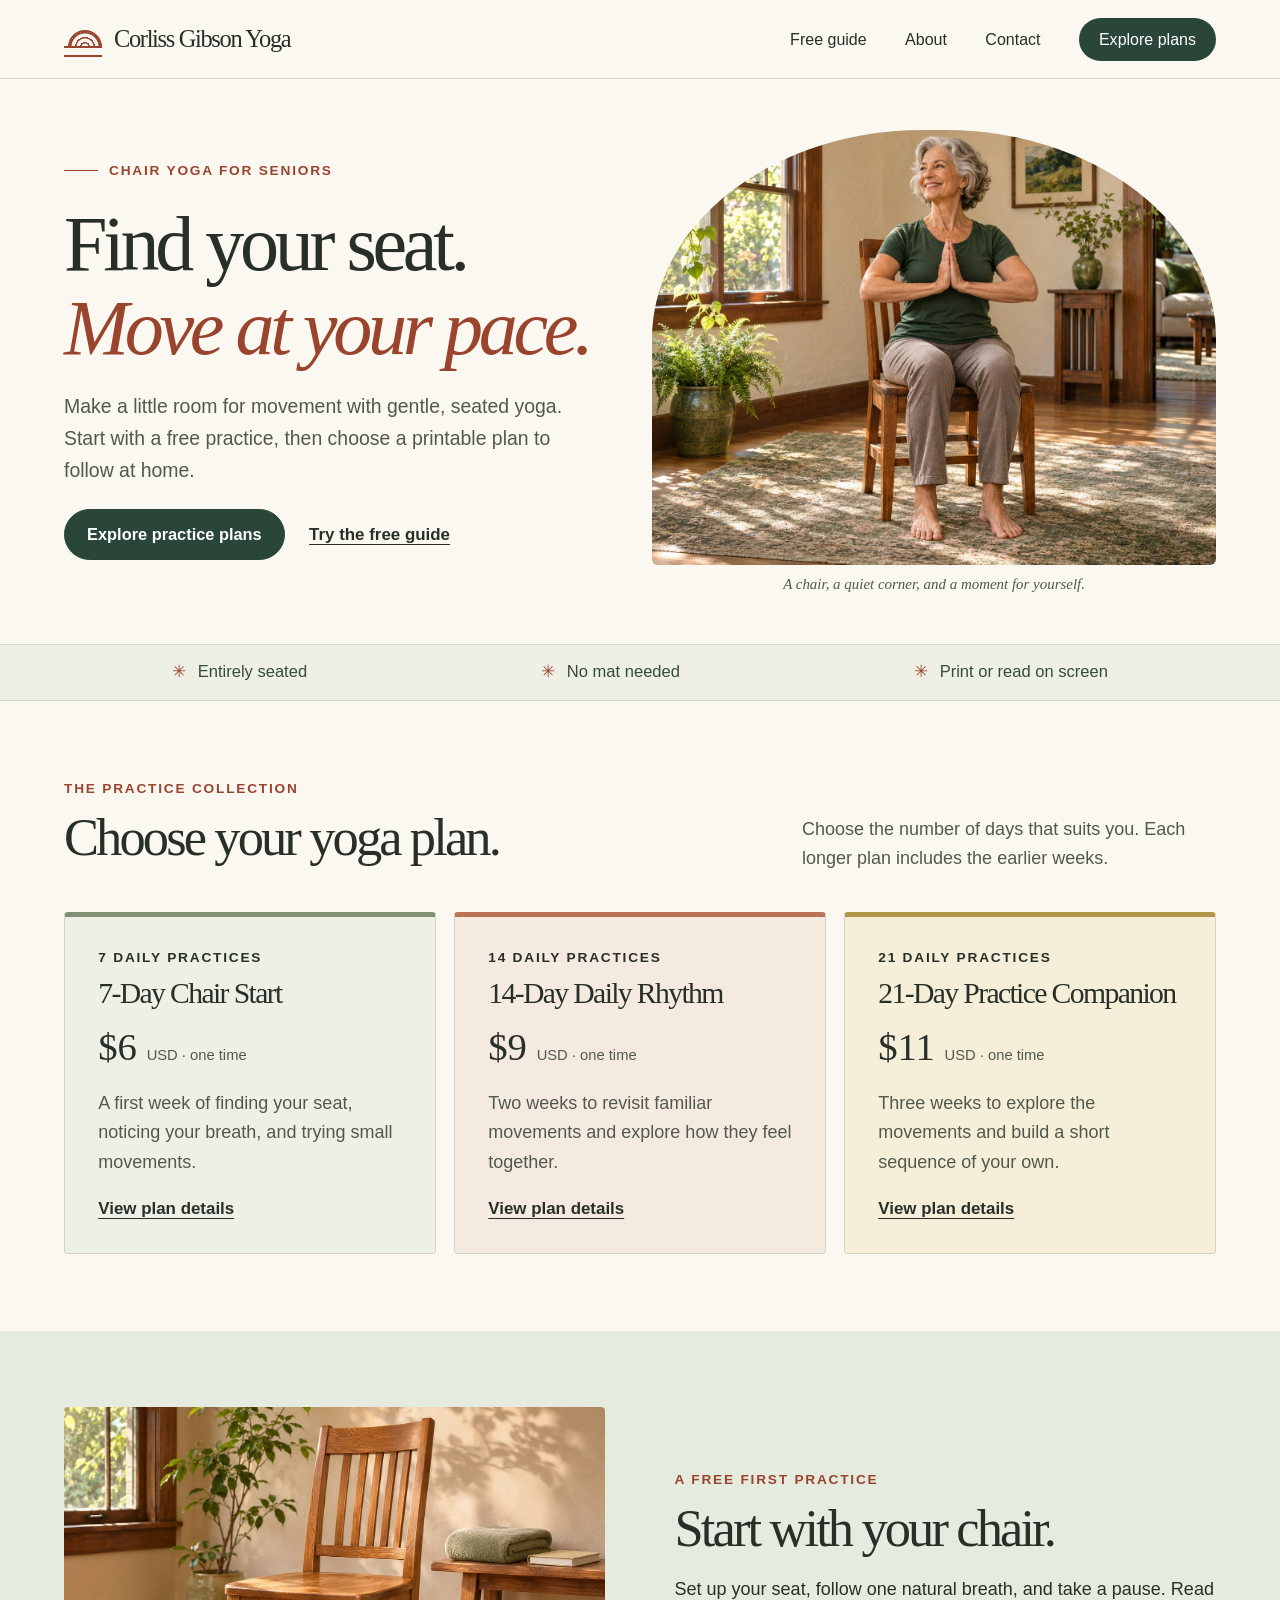
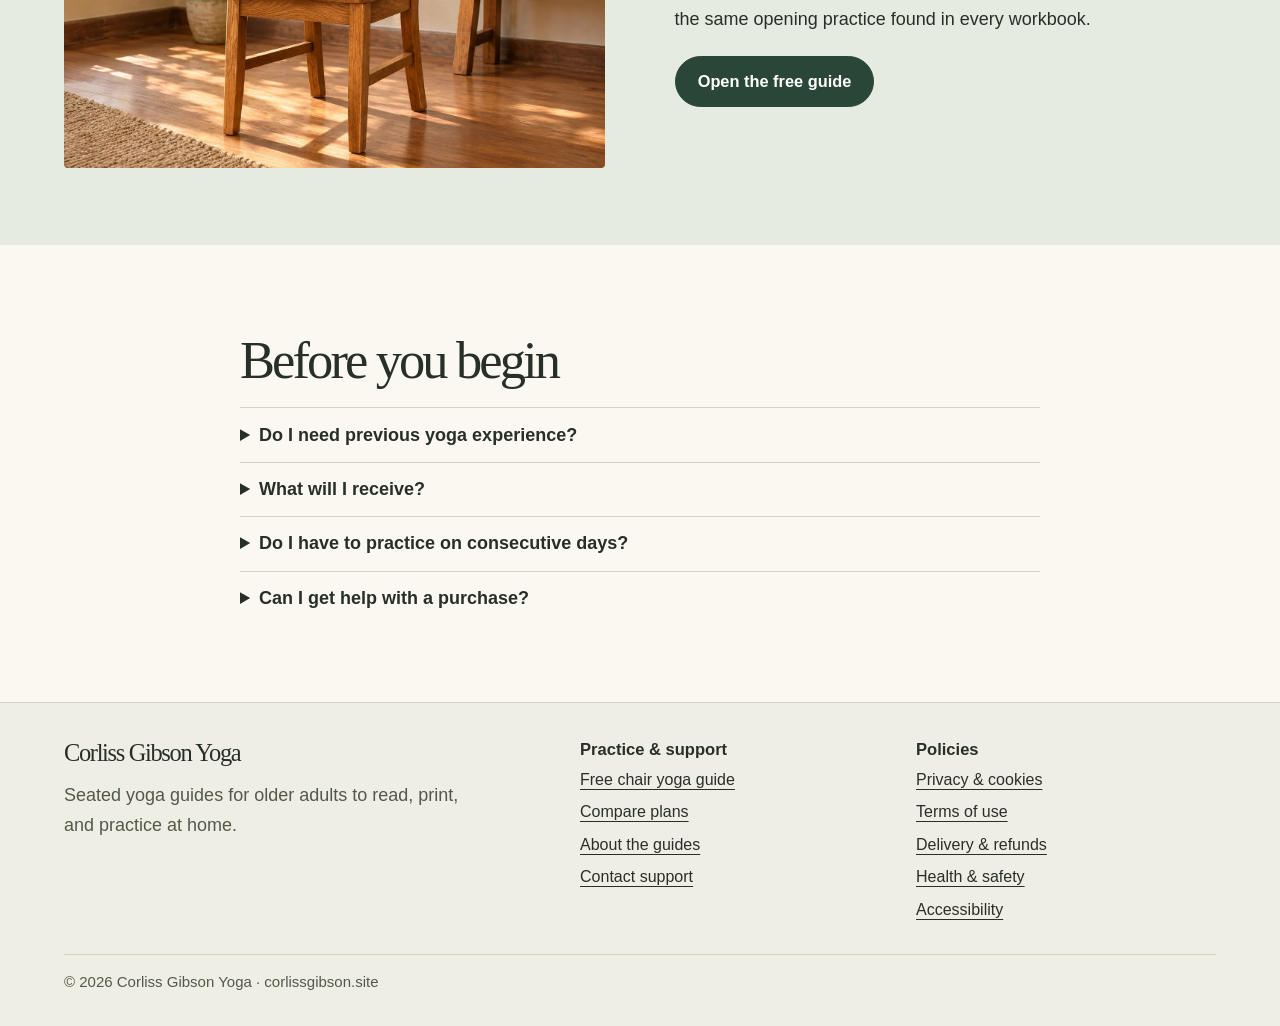
<file: index.html>
<!doctype html><html lang="en-US"><head><meta charset="utf-8"><meta name="viewport" content="width=device-width,initial-scale=1"><title>Chair yoga for seniors | Corliss Gibson Yoga</title><meta name="description" content="Explore self-paced seated yoga for older adults. Try a free practice and compare one-time printable yoga plans for $6, $9, and $11 USD."><link rel="canonical" href="https://corlissgibson.site/"><link rel="stylesheet" href="/assets/site.css"><script defer src="/assets/site.js"></script></head><body><a class="skip" href="#main">Skip to content</a><header><div class="wrap nav"><a class="brand" href="/"><i class="mark" aria-hidden="true"></i>Corliss Gibson Yoga</a><nav aria-label="Main"><a href="/guide/">Free guide</a><a href="/about/">About</a><a href="/contact/">Contact</a><a class="navbtn" href="/#plans">Explore plans</a></nav></div></header><main id="main"><div class="wrap hero"><div><div class="kicker">Chair yoga for seniors</div><h1>Find your seat.<br><em>Move at your pace.</em></h1><p>Make a little room for movement with gentle, seated yoga. Start with a free practice, then choose a printable plan to follow at home.</p><div class="actions"><a class="btn" href="#plans">Explore practice plans</a><a class="textlink" href="/guide/">Try the free guide</a></div></div><figure class="photo"><img src="/assets/hero.webp" alt="Illustration of an older adult taking a seated yoga pause in a sunlit room" fetchpriority="high"><figcaption class="caption">A chair, a quiet corner, and a moment for yourself.</figcaption></figure></div><div class="strip"><div class="wrap"><span>Entirely seated</span><span>No mat needed</span><span>Print or read on screen</span></div></div><section id="plans" class="block wrap"><div class="sectionhead"><div><span class="kicker">The practice collection</span><h2>Choose your yoga plan.</h2></div><p>Choose the number of days that suits you. Each longer plan includes the earlier weeks.</p></div><div class="cards"><article class="card" style="--accent:#819073;--surface:#edf0e6"><span class="tag">7 daily practices</span><h3>7-Day Chair Start</h3><div class="price">$6 <small>USD · one time</small></div><p>A first week of finding your seat, noticing your breath, and trying small movements.</p><a class="textlink" aria-label="View 7-Day Chair Start" href="/plans/7-day/">View plan details</a></article><article class="card" style="--accent:#bb7353;--surface:#f5eae0"><span class="tag">14 daily practices</span><h3>14-Day Daily Rhythm</h3><div class="price">$9 <small>USD · one time</small></div><p>Two weeks to revisit familiar movements and explore how they feel together.</p><a class="textlink" aria-label="View 14-Day Daily Rhythm" href="/plans/14-day/">View plan details</a></article><article class="card" style="--accent:#b29748;--surface:#f5efda"><span class="tag">21 daily practices</span><h3>21-Day Practice Companion</h3><div class="price">$11 <small>USD · one time</small></div><p>Three weeks to explore the movements and build a short sequence of your own.</p><a class="textlink" aria-label="View 21-Day Practice Companion" href="/plans/21-day/">View plan details</a></article></div></section><section class="block split"><div class="wrap pair"><img src="/assets/guide.webp" alt="A quiet home setting for chair yoga" loading="lazy"><div><span class="kicker">A free first practice</span><h2>Start with your chair.</h2><p>Set up your seat, follow one natural breath, and take a pause. Read the same opening practice found in every workbook.</p><a class="btn" href="/guide/">Open the free guide</a></div></div></section><section class="block wrap faq"><h2>Before you begin</h2><details><summary>Do I need previous yoga experience?</summary><p>The guides start with seated basics. If you are new to yoga or unsure which movements suit you, ask a qualified instructor or healthcare professional for individual guidance. <a href="/safety/">Read our safety guidance.</a></p></details><details><summary>What will I receive?</summary><p>A downloadable PDF in US Letter format. Read it on your device or print the pages you want. Each practice has written steps and space for a reflection.</p></details><details><summary>Do I have to practice on consecutive days?</summary><p>No. Each day is a page you can return to whenever you like. You can rest, skip a movement, or repeat a familiar page.</p></details><details><summary>Can I get help with a purchase?</summary><p>Use <a href="/contact/">contact support</a> for download problems, accessibility questions, or refund requests. See <a href="/refunds/">delivery and refunds</a> for the 14-day policy.</p></details></section></main><footer class="foot"><div class="wrap"><div class="footgrid"><div><a class="brand" href="/">Corliss Gibson Yoga</a><p>Seated yoga guides for older adults to read, print, and practice at home.</p></div><div><strong>Practice &amp; support</strong><a href="/guide/">Free chair yoga guide</a><a href="/#plans">Compare plans</a><a href="/about/">About the guides</a><a href="/contact/">Contact support</a></div><div><strong>Policies</strong><a href="/privacy/">Privacy &amp; cookies</a><a href="/terms/">Terms of use</a><a href="/refunds/">Delivery &amp; refunds</a><a href="/safety/">Health &amp; safety</a><a href="/accessibility/">Accessibility</a></div></div><small>© 2026 Corliss Gibson Yoga · corlissgibson.site</small></div></footer></body></html>
</file>
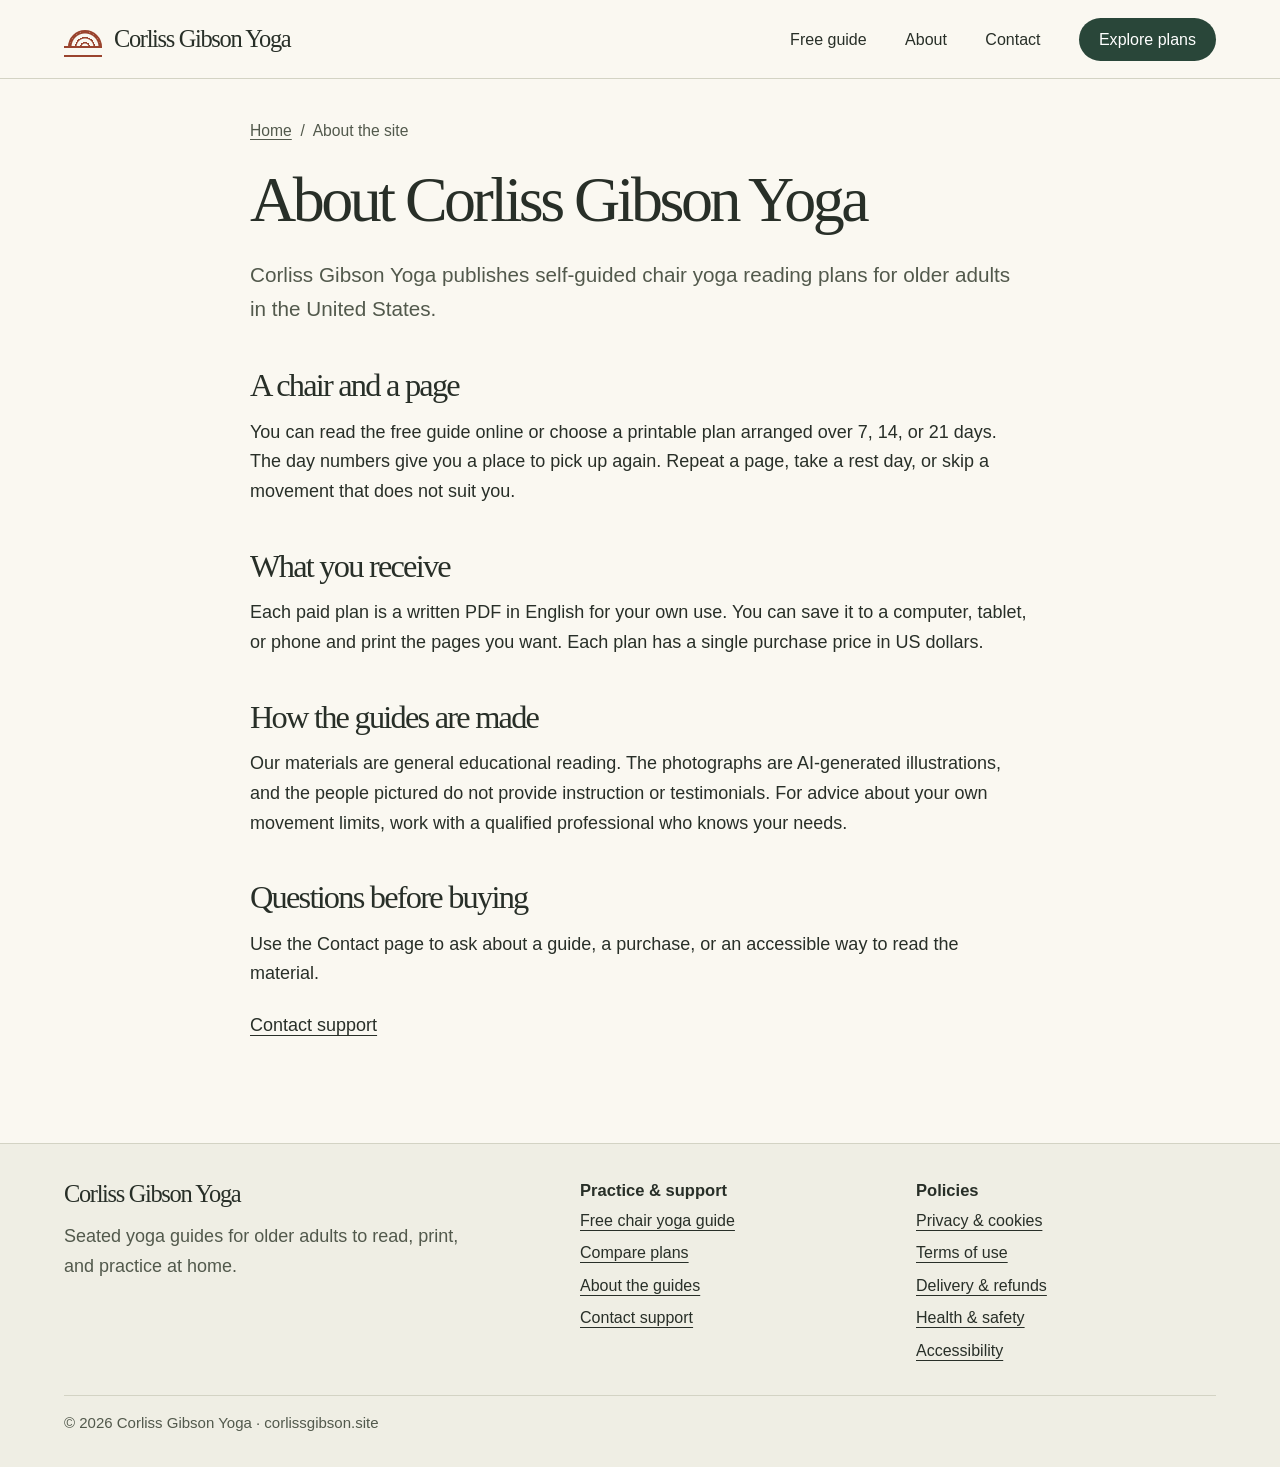
<file: about/index.html>
<!doctype html><html lang="en-US"><head><meta charset="utf-8"><meta name="viewport" content="width=device-width,initial-scale=1"><title>About Corliss Gibson Yoga | Corliss Gibson Yoga</title><meta name="description" content="Corliss Gibson Yoga publishes self-guided chair yoga reading plans for older adults in the United States."><link rel="canonical" href="https://corlissgibson.site/about/"><link rel="stylesheet" href="/assets/site.css"><script defer src="/assets/site.js"></script></head><body><a class="skip" href="#main">Skip to content</a><header><div class="wrap nav"><a class="brand" href="/"><i class="mark" aria-hidden="true"></i>Corliss Gibson Yoga</a><nav aria-label="Main"><a href="/guide/">Free guide</a><a href="/about/">About</a><a href="/contact/">Contact</a><a class="navbtn" href="/#plans">Explore plans</a></nav></div></header><main id="main"><div class="wrap"><article class="article"><div class="breadcrumb"><a href="/">Home</a> &nbsp;/&nbsp; About the site</div><h1>About Corliss Gibson Yoga</h1><p class="lead">Corliss Gibson Yoga publishes self-guided chair yoga reading plans for older adults in the United States.</p><h2>A chair and a page</h2><p>You can read the free guide online or choose a printable plan arranged over 7, 14, or 21 days. The day numbers give you a place to pick up again. Repeat a page, take a rest day, or skip a movement that does not suit you.</p><h2>What you receive</h2><p>Each paid plan is a written PDF in English for your own use. You can save it to a computer, tablet, or phone and print the pages you want. Each plan has a single purchase price in US dollars.</p><h2>How the guides are made</h2><p>Our materials are general educational reading. The photographs are AI-generated illustrations, and the people pictured do not provide instruction or testimonials. For advice about your own movement limits, work with a qualified professional who knows your needs.</p><h2>Questions before buying</h2><p>Use the Contact page to ask about a guide, a purchase, or an accessible way to read the material.</p><p><a href="/contact/">Contact support</a></p></article></div></main><footer class="foot"><div class="wrap"><div class="footgrid"><div><a class="brand" href="/">Corliss Gibson Yoga</a><p>Seated yoga guides for older adults to read, print, and practice at home.</p></div><div><strong>Practice &amp; support</strong><a href="/guide/">Free chair yoga guide</a><a href="/#plans">Compare plans</a><a href="/about/">About the guides</a><a href="/contact/">Contact support</a></div><div><strong>Policies</strong><a href="/privacy/">Privacy &amp; cookies</a><a href="/terms/">Terms of use</a><a href="/refunds/">Delivery &amp; refunds</a><a href="/safety/">Health &amp; safety</a><a href="/accessibility/">Accessibility</a></div></div><small>© 2026 Corliss Gibson Yoga · corlissgibson.site</small></div></footer></body></html>
</file>
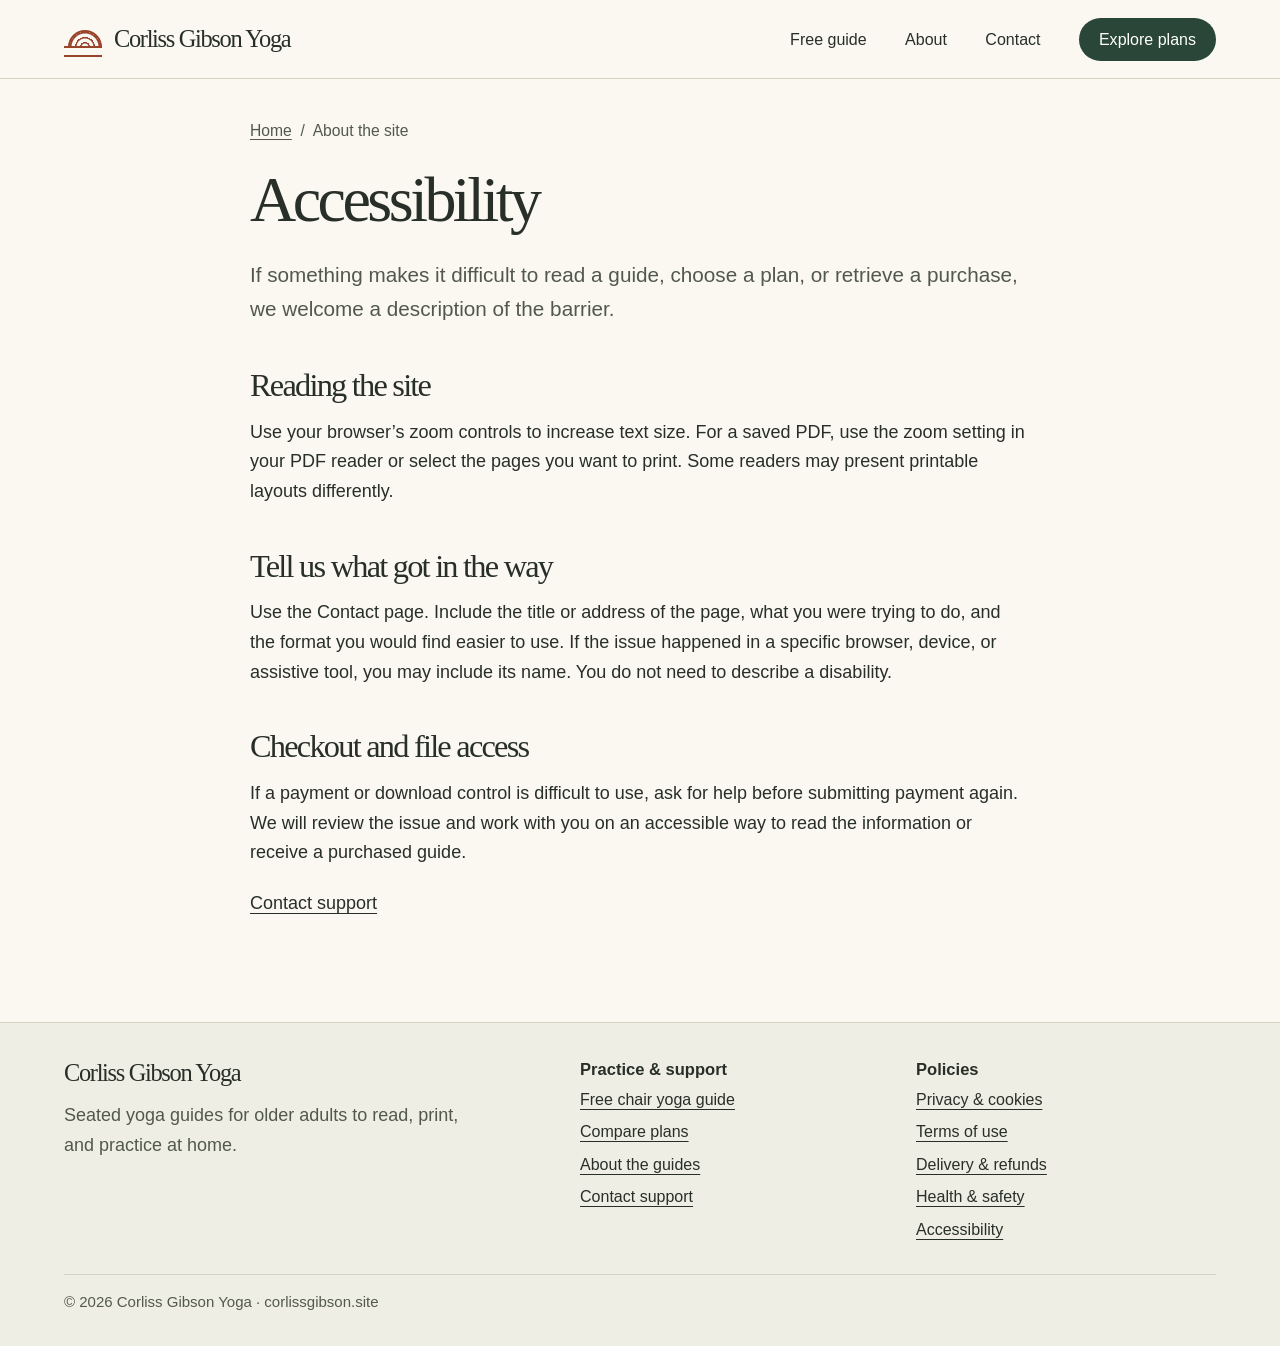
<file: accessibility/index.html>
<!doctype html><html lang="en-US"><head><meta charset="utf-8"><meta name="viewport" content="width=device-width,initial-scale=1"><title>Accessibility | Corliss Gibson Yoga</title><meta name="description" content="If something makes it difficult to read a guide, choose a plan, or retrieve a purchase, we welcome a description of the barrier."><link rel="canonical" href="https://corlissgibson.site/accessibility/"><link rel="stylesheet" href="/assets/site.css"><script defer src="/assets/site.js"></script></head><body><a class="skip" href="#main">Skip to content</a><header><div class="wrap nav"><a class="brand" href="/"><i class="mark" aria-hidden="true"></i>Corliss Gibson Yoga</a><nav aria-label="Main"><a href="/guide/">Free guide</a><a href="/about/">About</a><a href="/contact/">Contact</a><a class="navbtn" href="/#plans">Explore plans</a></nav></div></header><main id="main"><div class="wrap"><article class="article"><div class="breadcrumb"><a href="/">Home</a> &nbsp;/&nbsp; About the site</div><h1>Accessibility</h1><p class="lead">If something makes it difficult to read a guide, choose a plan, or retrieve a purchase, we welcome a description of the barrier.</p><h2>Reading the site</h2><p>Use your browser’s zoom controls to increase text size. For a saved PDF, use the zoom setting in your PDF reader or select the pages you want to print. Some readers may present printable layouts differently.</p><h2>Tell us what got in the way</h2><p>Use the Contact page. Include the title or address of the page, what you were trying to do, and the format you would find easier to use. If the issue happened in a specific browser, device, or assistive tool, you may include its name. You do not need to describe a disability.</p><h2>Checkout and file access</h2><p>If a payment or download control is difficult to use, ask for help before submitting payment again. We will review the issue and work with you on an accessible way to read the information or receive a purchased guide.</p><p><a href="/contact/">Contact support</a></p></article></div></main><footer class="foot"><div class="wrap"><div class="footgrid"><div><a class="brand" href="/">Corliss Gibson Yoga</a><p>Seated yoga guides for older adults to read, print, and practice at home.</p></div><div><strong>Practice &amp; support</strong><a href="/guide/">Free chair yoga guide</a><a href="/#plans">Compare plans</a><a href="/about/">About the guides</a><a href="/contact/">Contact support</a></div><div><strong>Policies</strong><a href="/privacy/">Privacy &amp; cookies</a><a href="/terms/">Terms of use</a><a href="/refunds/">Delivery &amp; refunds</a><a href="/safety/">Health &amp; safety</a><a href="/accessibility/">Accessibility</a></div></div><small>© 2026 Corliss Gibson Yoga · corlissgibson.site</small></div></footer></body></html>
</file>
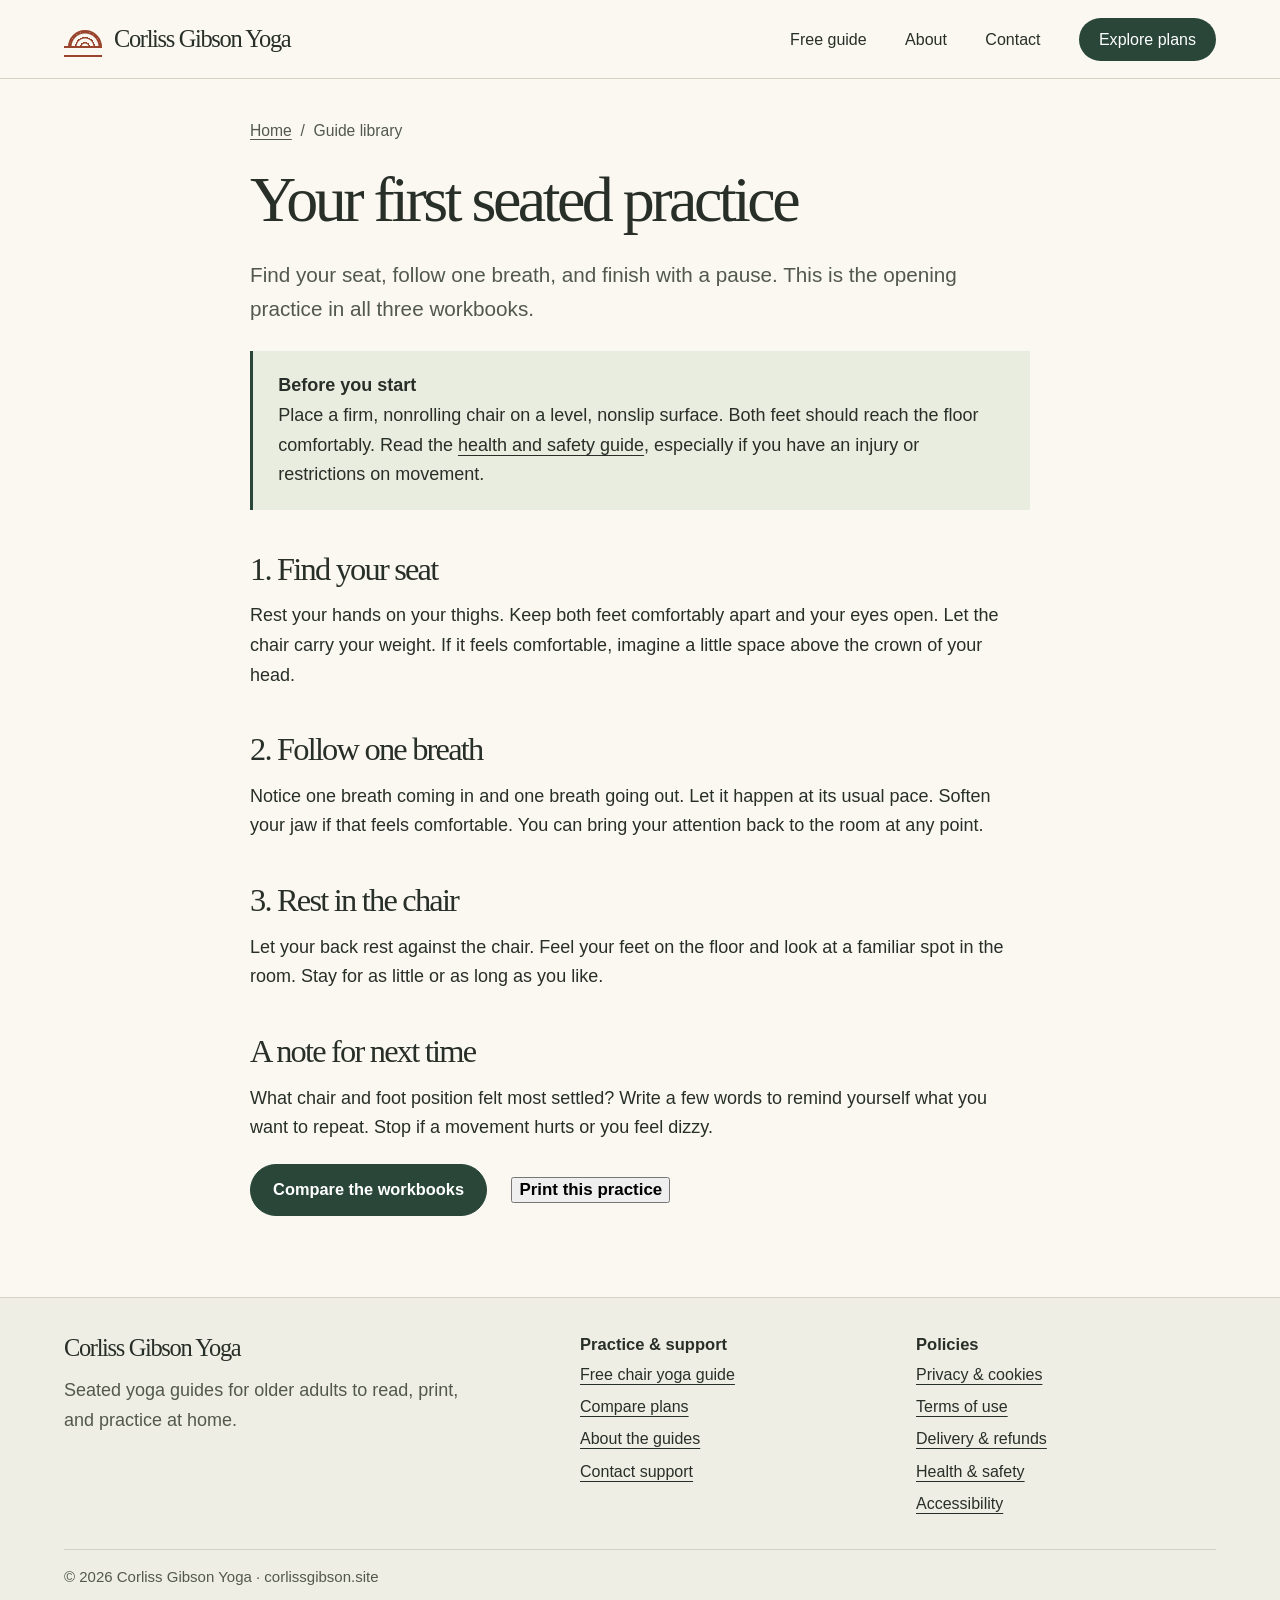
<file: guide/index.html>
<!doctype html><html lang="en-US"><head><meta charset="utf-8"><meta name="viewport" content="width=device-width,initial-scale=1"><title>Your first seated practice | Corliss Gibson Yoga</title><meta name="description" content="Find your seat, follow one breath, and finish with a pause. This is the opening practice in all three workbooks."><link rel="canonical" href="https://corlissgibson.site/guide/"><link rel="stylesheet" href="/assets/site.css"><script defer src="/assets/site.js"></script></head><body><a class="skip" href="#main">Skip to content</a><header><div class="wrap nav"><a class="brand" href="/"><i class="mark" aria-hidden="true"></i>Corliss Gibson Yoga</a><nav aria-label="Main"><a href="/guide/">Free guide</a><a href="/about/">About</a><a href="/contact/">Contact</a><a class="navbtn" href="/#plans">Explore plans</a></nav></div></header><main id="main"><div class="wrap"><article class="article"><div class="breadcrumb"><a href="/">Home</a> &nbsp;/&nbsp; Guide library</div><h1>Your first seated practice</h1><p class="lead">Find your seat, follow one breath, and finish with a pause. This is the opening practice in all three workbooks.</p><div class="callout"><p><strong>Before you start</strong><br>Place a firm, nonrolling chair on a level, nonslip surface. Both feet should reach the floor comfortably. Read the <a href="/safety/">health and safety guide</a>, especially if you have an injury or restrictions on movement.</p></div><h2>1. Find your seat</h2><p>Rest your hands on your thighs. Keep both feet comfortably apart and your eyes open. Let the chair carry your weight. If it feels comfortable, imagine a little space above the crown of your head.</p><h2>2. Follow one breath</h2><p>Notice one breath coming in and one breath going out. Let it happen at its usual pace. Soften your jaw if that feels comfortable. You can bring your attention back to the room at any point.</p><h2>3. Rest in the chair</h2><p>Let your back rest against the chair. Feel your feet on the floor and look at a familiar spot in the room. Stay for as little or as long as you like.</p><h2>A note for next time</h2><p>What chair and foot position felt most settled? Write a few words to remind yourself what you want to repeat. Stop if a movement hurts or you feel dizzy.</p><div class="actions"><a class="btn" href="/#plans">Compare the workbooks</a><button class="textlink" type="button" onclick="window.print()">Print this practice</button></div></article></div></main><footer class="foot"><div class="wrap"><div class="footgrid"><div><a class="brand" href="/">Corliss Gibson Yoga</a><p>Seated yoga guides for older adults to read, print, and practice at home.</p></div><div><strong>Practice &amp; support</strong><a href="/guide/">Free chair yoga guide</a><a href="/#plans">Compare plans</a><a href="/about/">About the guides</a><a href="/contact/">Contact support</a></div><div><strong>Policies</strong><a href="/privacy/">Privacy &amp; cookies</a><a href="/terms/">Terms of use</a><a href="/refunds/">Delivery &amp; refunds</a><a href="/safety/">Health &amp; safety</a><a href="/accessibility/">Accessibility</a></div></div><small>© 2026 Corliss Gibson Yoga · corlissgibson.site</small></div></footer></body></html>
</file>
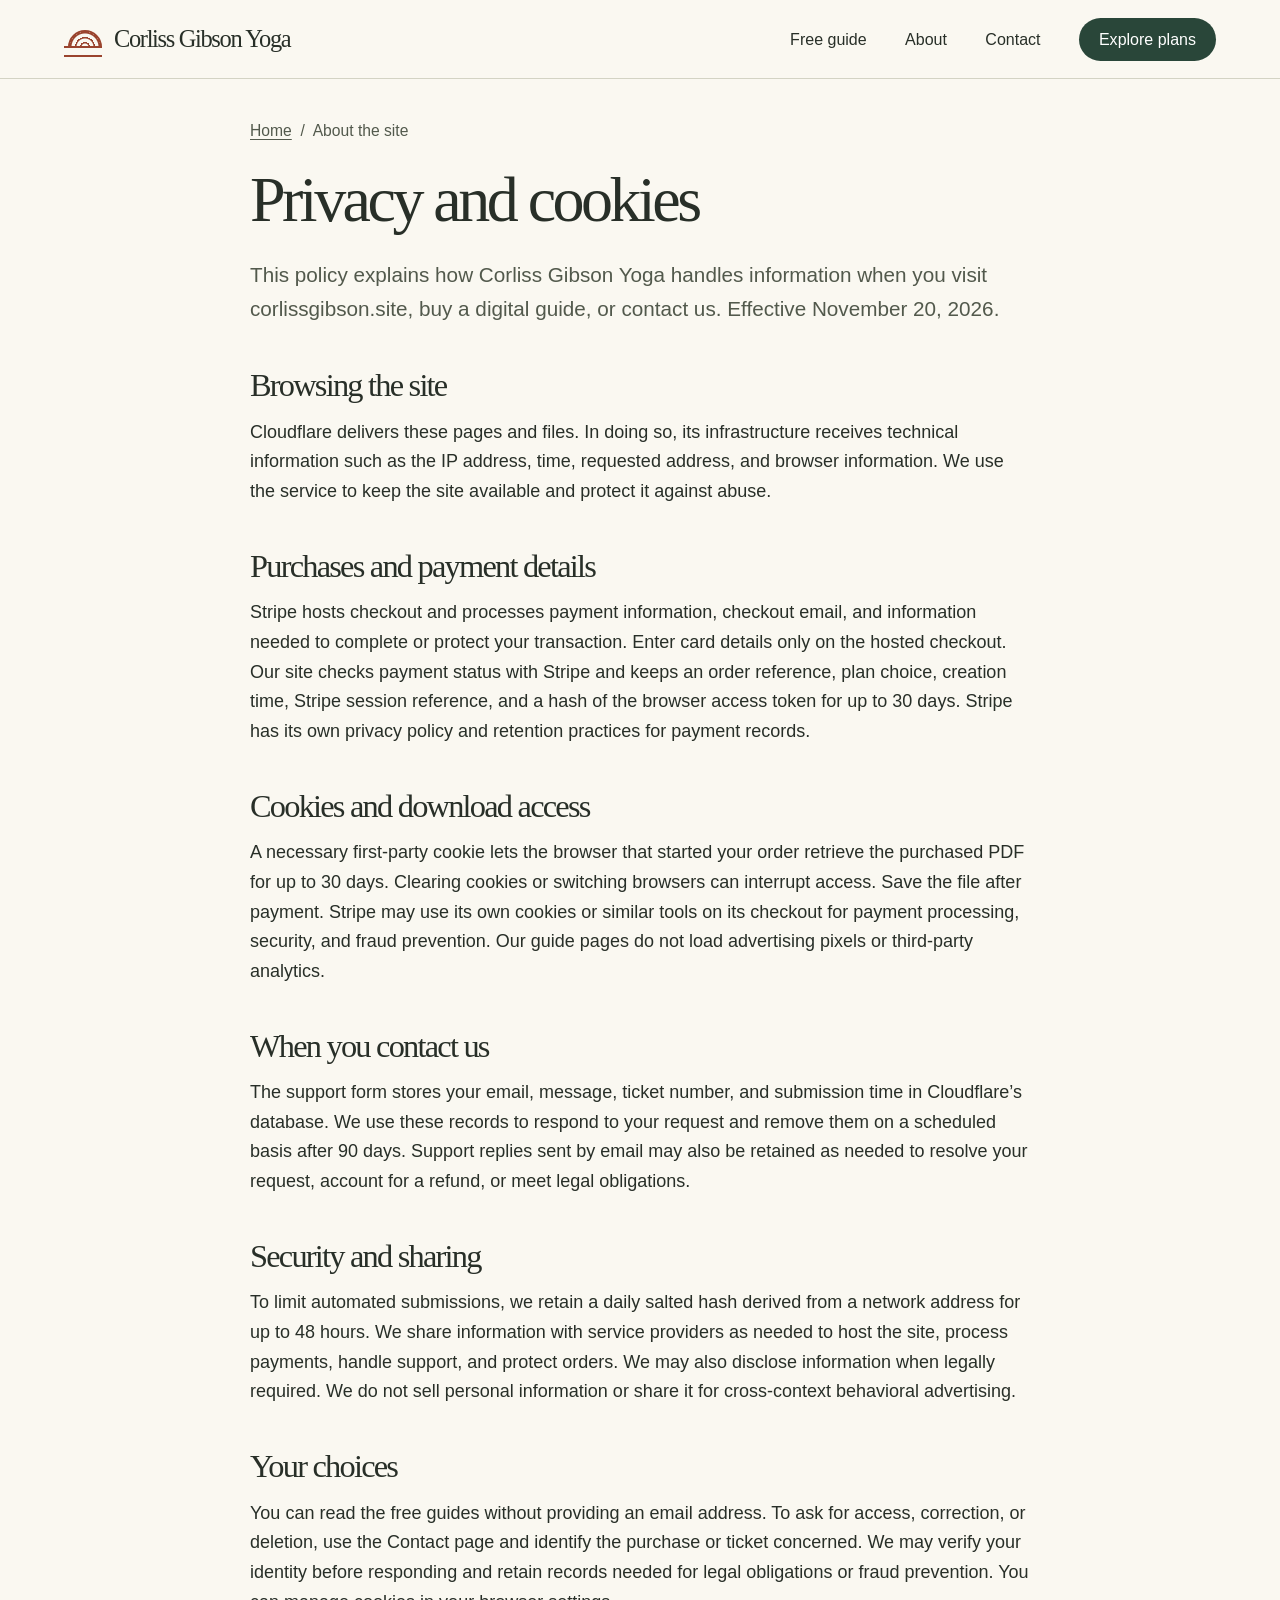
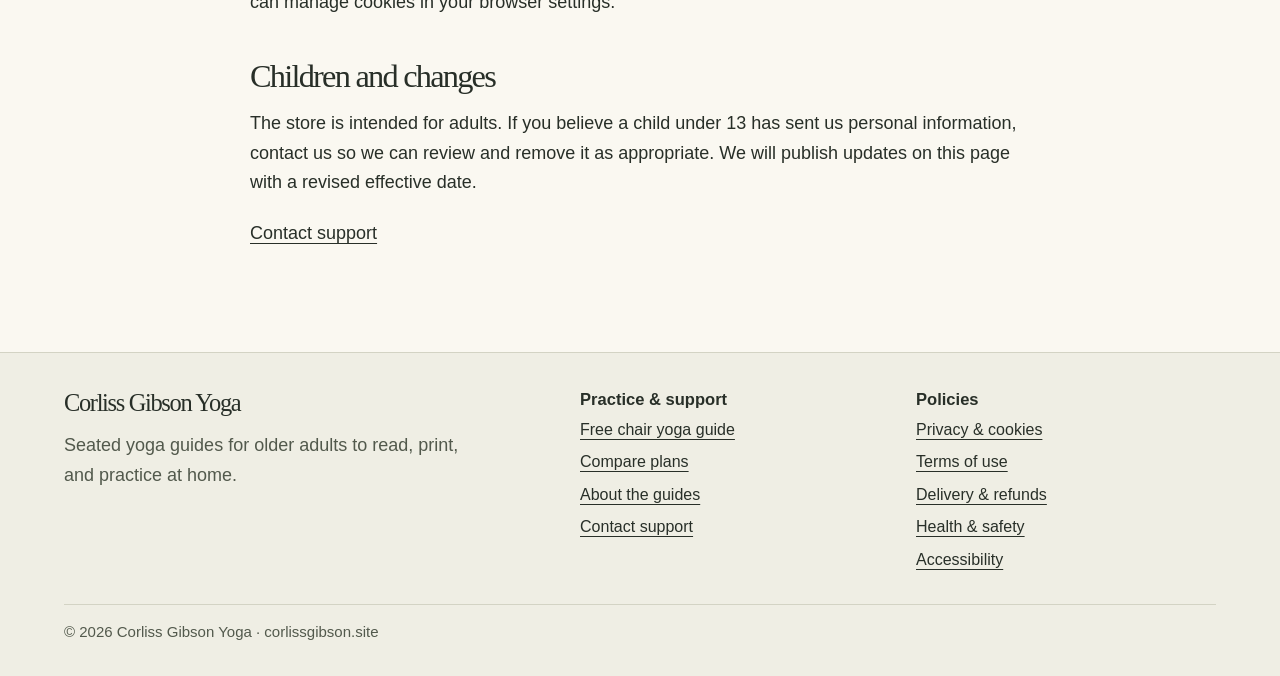
<file: privacy/index.html>
<!doctype html><html lang="en-US"><head><meta charset="utf-8"><meta name="viewport" content="width=device-width,initial-scale=1"><title>Privacy and cookies | Corliss Gibson Yoga</title><meta name="description" content="This policy explains how Corliss Gibson Yoga handles information when you visit corlissgibson.site, buy a digital guide, or contact us. Effective November 20, 2026."><link rel="canonical" href="https://corlissgibson.site/privacy/"><link rel="stylesheet" href="/assets/site.css"><script defer src="/assets/site.js"></script></head><body><a class="skip" href="#main">Skip to content</a><header><div class="wrap nav"><a class="brand" href="/"><i class="mark" aria-hidden="true"></i>Corliss Gibson Yoga</a><nav aria-label="Main"><a href="/guide/">Free guide</a><a href="/about/">About</a><a href="/contact/">Contact</a><a class="navbtn" href="/#plans">Explore plans</a></nav></div></header><main id="main"><div class="wrap"><article class="article"><div class="breadcrumb"><a href="/">Home</a> &nbsp;/&nbsp; About the site</div><h1>Privacy and cookies</h1><p class="lead">This policy explains how Corliss Gibson Yoga handles information when you visit corlissgibson.site, buy a digital guide, or contact us. Effective November 20, 2026.</p><h2>Browsing the site</h2><p>Cloudflare delivers these pages and files. In doing so, its infrastructure receives technical information such as the IP address, time, requested address, and browser information. We use the service to keep the site available and protect it against abuse.</p><h2>Purchases and payment details</h2><p>Stripe hosts checkout and processes payment information, checkout email, and information needed to complete or protect your transaction. Enter card details only on the hosted checkout. Our site checks payment status with Stripe and keeps an order reference, plan choice, creation time, Stripe session reference, and a hash of the browser access token for up to 30 days. Stripe has its own privacy policy and retention practices for payment records.</p><h2>Cookies and download access</h2><p>A necessary first-party cookie lets the browser that started your order retrieve the purchased PDF for up to 30 days. Clearing cookies or switching browsers can interrupt access. Save the file after payment. Stripe may use its own cookies or similar tools on its checkout for payment processing, security, and fraud prevention. Our guide pages do not load advertising pixels or third-party analytics.</p><h2>When you contact us</h2><p>The support form stores your email, message, ticket number, and submission time in Cloudflare’s database. We use these records to respond to your request and remove them on a scheduled basis after 90 days. Support replies sent by email may also be retained as needed to resolve your request, account for a refund, or meet legal obligations.</p><h2>Security and sharing</h2><p>To limit automated submissions, we retain a daily salted hash derived from a network address for up to 48 hours. We share information with service providers as needed to host the site, process payments, handle support, and protect orders. We may also disclose information when legally required. We do not sell personal information or share it for cross-context behavioral advertising.</p><h2>Your choices</h2><p>You can read the free guides without providing an email address. To ask for access, correction, or deletion, use the Contact page and identify the purchase or ticket concerned. We may verify your identity before responding and retain records needed for legal obligations or fraud prevention. You can manage cookies in your browser settings.</p><h2>Children and changes</h2><p>The store is intended for adults. If you believe a child under 13 has sent us personal information, contact us so we can review and remove it as appropriate. We will publish updates on this page with a revised effective date.</p><p><a href="/contact/">Contact support</a></p></article></div></main><footer class="foot"><div class="wrap"><div class="footgrid"><div><a class="brand" href="/">Corliss Gibson Yoga</a><p>Seated yoga guides for older adults to read, print, and practice at home.</p></div><div><strong>Practice &amp; support</strong><a href="/guide/">Free chair yoga guide</a><a href="/#plans">Compare plans</a><a href="/about/">About the guides</a><a href="/contact/">Contact support</a></div><div><strong>Policies</strong><a href="/privacy/">Privacy &amp; cookies</a><a href="/terms/">Terms of use</a><a href="/refunds/">Delivery &amp; refunds</a><a href="/safety/">Health &amp; safety</a><a href="/accessibility/">Accessibility</a></div></div><small>© 2026 Corliss Gibson Yoga · corlissgibson.site</small></div></footer></body></html>
</file>
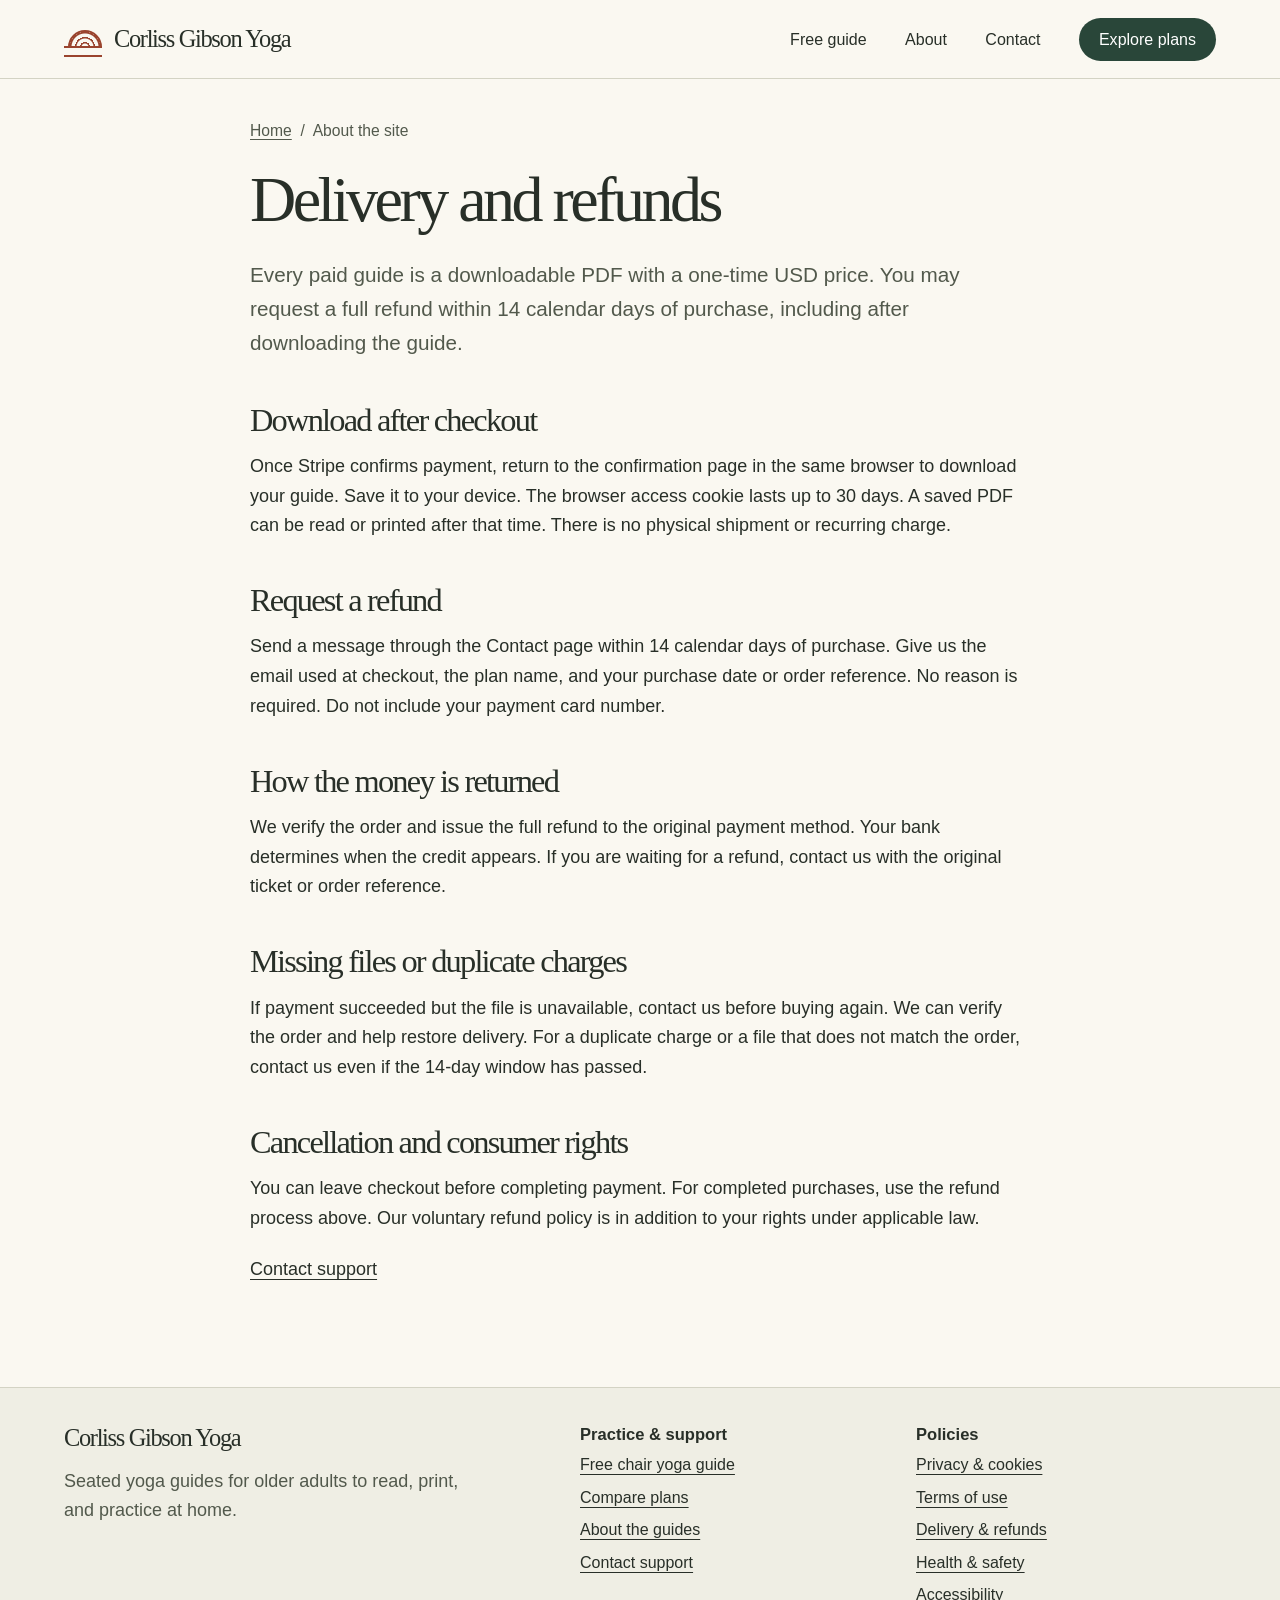
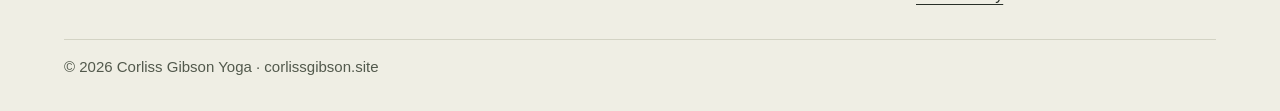
<file: refunds/index.html>
<!doctype html><html lang="en-US"><head><meta charset="utf-8"><meta name="viewport" content="width=device-width,initial-scale=1"><title>Delivery and refunds | Corliss Gibson Yoga</title><meta name="description" content="Every paid guide is a downloadable PDF with a one-time USD price. You may request a full refund within 14 calendar days of purchase, including after downloading the guide."><link rel="canonical" href="https://corlissgibson.site/refunds/"><link rel="stylesheet" href="/assets/site.css"><script defer src="/assets/site.js"></script></head><body><a class="skip" href="#main">Skip to content</a><header><div class="wrap nav"><a class="brand" href="/"><i class="mark" aria-hidden="true"></i>Corliss Gibson Yoga</a><nav aria-label="Main"><a href="/guide/">Free guide</a><a href="/about/">About</a><a href="/contact/">Contact</a><a class="navbtn" href="/#plans">Explore plans</a></nav></div></header><main id="main"><div class="wrap"><article class="article"><div class="breadcrumb"><a href="/">Home</a> &nbsp;/&nbsp; About the site</div><h1>Delivery and refunds</h1><p class="lead">Every paid guide is a downloadable PDF with a one-time USD price. You may request a full refund within 14 calendar days of purchase, including after downloading the guide.</p><h2>Download after checkout</h2><p>Once Stripe confirms payment, return to the confirmation page in the same browser to download your guide. Save it to your device. The browser access cookie lasts up to 30 days. A saved PDF can be read or printed after that time. There is no physical shipment or recurring charge.</p><h2>Request a refund</h2><p>Send a message through the Contact page within 14 calendar days of purchase. Give us the email used at checkout, the plan name, and your purchase date or order reference. No reason is required. Do not include your payment card number.</p><h2>How the money is returned</h2><p>We verify the order and issue the full refund to the original payment method. Your bank determines when the credit appears. If you are waiting for a refund, contact us with the original ticket or order reference.</p><h2>Missing files or duplicate charges</h2><p>If payment succeeded but the file is unavailable, contact us before buying again. We can verify the order and help restore delivery. For a duplicate charge or a file that does not match the order, contact us even if the 14-day window has passed.</p><h2>Cancellation and consumer rights</h2><p>You can leave checkout before completing payment. For completed purchases, use the refund process above. Our voluntary refund policy is in addition to your rights under applicable law.</p><p><a href="/contact/">Contact support</a></p></article></div></main><footer class="foot"><div class="wrap"><div class="footgrid"><div><a class="brand" href="/">Corliss Gibson Yoga</a><p>Seated yoga guides for older adults to read, print, and practice at home.</p></div><div><strong>Practice &amp; support</strong><a href="/guide/">Free chair yoga guide</a><a href="/#plans">Compare plans</a><a href="/about/">About the guides</a><a href="/contact/">Contact support</a></div><div><strong>Policies</strong><a href="/privacy/">Privacy &amp; cookies</a><a href="/terms/">Terms of use</a><a href="/refunds/">Delivery &amp; refunds</a><a href="/safety/">Health &amp; safety</a><a href="/accessibility/">Accessibility</a></div></div><small>© 2026 Corliss Gibson Yoga · corlissgibson.site</small></div></footer></body></html>
</file>
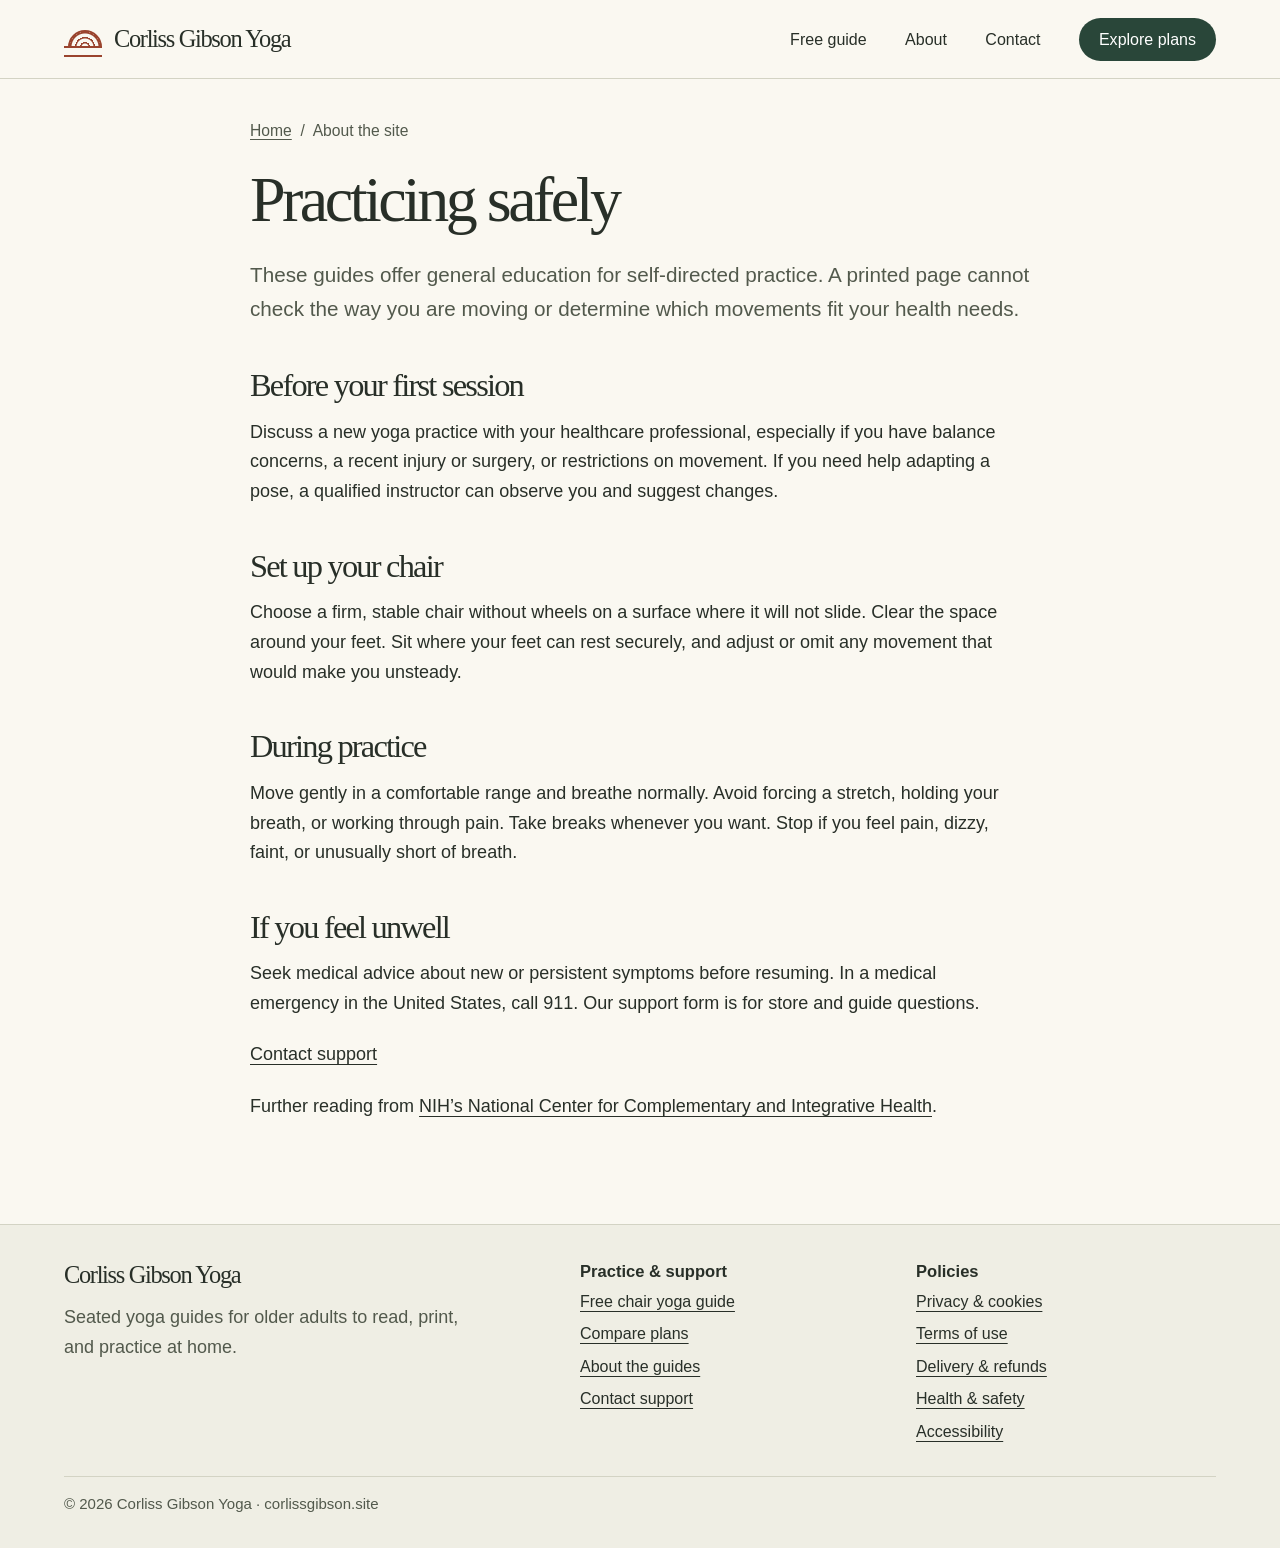
<file: safety/index.html>
<!doctype html><html lang="en-US"><head><meta charset="utf-8"><meta name="viewport" content="width=device-width,initial-scale=1"><title>Practicing safely | Corliss Gibson Yoga</title><meta name="description" content="These guides offer general education for self-directed practice. A printed page cannot check the way you are moving or determine which movements fit your health needs."><link rel="canonical" href="https://corlissgibson.site/safety/"><link rel="stylesheet" href="/assets/site.css"><script defer src="/assets/site.js"></script></head><body><a class="skip" href="#main">Skip to content</a><header><div class="wrap nav"><a class="brand" href="/"><i class="mark" aria-hidden="true"></i>Corliss Gibson Yoga</a><nav aria-label="Main"><a href="/guide/">Free guide</a><a href="/about/">About</a><a href="/contact/">Contact</a><a class="navbtn" href="/#plans">Explore plans</a></nav></div></header><main id="main"><div class="wrap"><article class="article"><div class="breadcrumb"><a href="/">Home</a> &nbsp;/&nbsp; About the site</div><h1>Practicing safely</h1><p class="lead">These guides offer general education for self-directed practice. A printed page cannot check the way you are moving or determine which movements fit your health needs.</p><h2>Before your first session</h2><p>Discuss a new yoga practice with your healthcare professional, especially if you have balance concerns, a recent injury or surgery, or restrictions on movement. If you need help adapting a pose, a qualified instructor can observe you and suggest changes.</p><h2>Set up your chair</h2><p>Choose a firm, stable chair without wheels on a surface where it will not slide. Clear the space around your feet. Sit where your feet can rest securely, and adjust or omit any movement that would make you unsteady.</p><h2>During practice</h2><p>Move gently in a comfortable range and breathe normally. Avoid forcing a stretch, holding your breath, or working through pain. Take breaks whenever you want. Stop if you feel pain, dizzy, faint, or unusually short of breath.</p><h2>If you feel unwell</h2><p>Seek medical advice about new or persistent symptoms before resuming. In a medical emergency in the United States, call 911. Our support form is for store and guide questions.</p><p><a href="/contact/">Contact support</a></p><p>Further reading from <a href="https://www.nccih.nih.gov/health/yoga-effectiveness-and-safety">NIH’s National Center for Complementary and Integrative Health</a>.</p></article></div></main><footer class="foot"><div class="wrap"><div class="footgrid"><div><a class="brand" href="/">Corliss Gibson Yoga</a><p>Seated yoga guides for older adults to read, print, and practice at home.</p></div><div><strong>Practice &amp; support</strong><a href="/guide/">Free chair yoga guide</a><a href="/#plans">Compare plans</a><a href="/about/">About the guides</a><a href="/contact/">Contact support</a></div><div><strong>Policies</strong><a href="/privacy/">Privacy &amp; cookies</a><a href="/terms/">Terms of use</a><a href="/refunds/">Delivery &amp; refunds</a><a href="/safety/">Health &amp; safety</a><a href="/accessibility/">Accessibility</a></div></div><small>© 2026 Corliss Gibson Yoga · corlissgibson.site</small></div></footer></body></html>
</file>
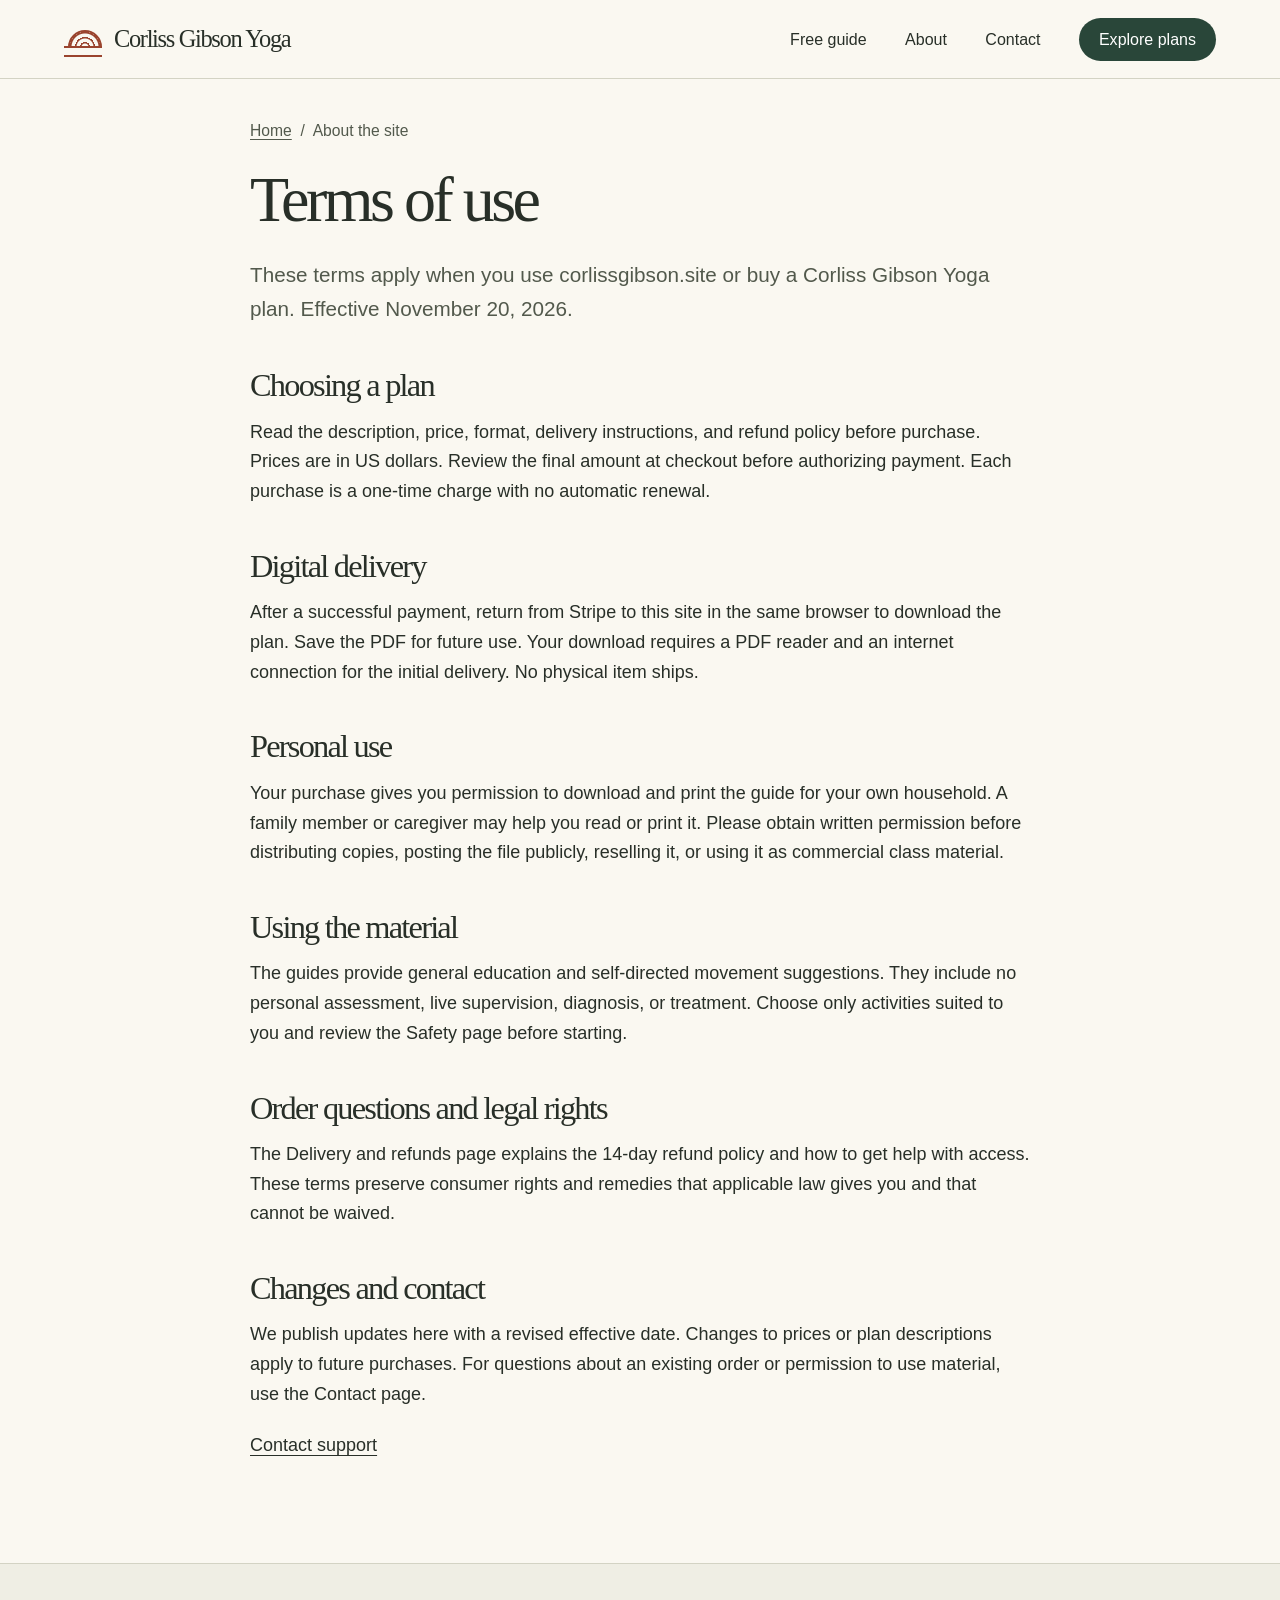
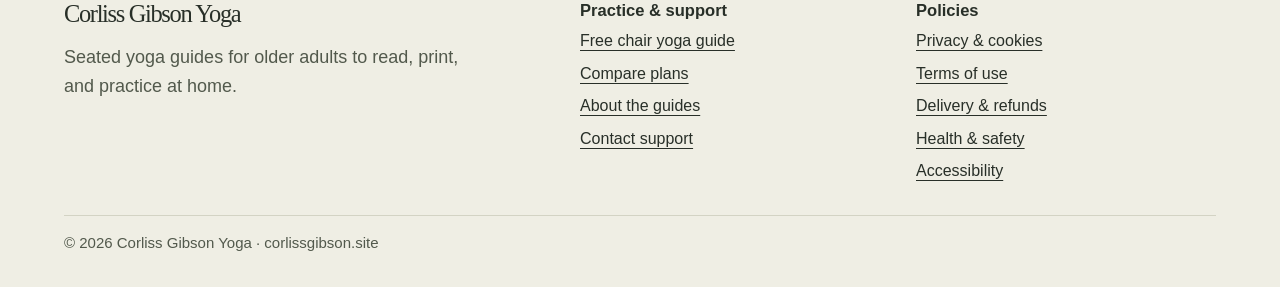
<file: terms/index.html>
<!doctype html><html lang="en-US"><head><meta charset="utf-8"><meta name="viewport" content="width=device-width,initial-scale=1"><title>Terms of use | Corliss Gibson Yoga</title><meta name="description" content="These terms apply when you use corlissgibson.site or buy a Corliss Gibson Yoga plan. Effective November 20, 2026."><link rel="canonical" href="https://corlissgibson.site/terms/"><link rel="stylesheet" href="/assets/site.css"><script defer src="/assets/site.js"></script></head><body><a class="skip" href="#main">Skip to content</a><header><div class="wrap nav"><a class="brand" href="/"><i class="mark" aria-hidden="true"></i>Corliss Gibson Yoga</a><nav aria-label="Main"><a href="/guide/">Free guide</a><a href="/about/">About</a><a href="/contact/">Contact</a><a class="navbtn" href="/#plans">Explore plans</a></nav></div></header><main id="main"><div class="wrap"><article class="article"><div class="breadcrumb"><a href="/">Home</a> &nbsp;/&nbsp; About the site</div><h1>Terms of use</h1><p class="lead">These terms apply when you use corlissgibson.site or buy a Corliss Gibson Yoga plan. Effective November 20, 2026.</p><h2>Choosing a plan</h2><p>Read the description, price, format, delivery instructions, and refund policy before purchase. Prices are in US dollars. Review the final amount at checkout before authorizing payment. Each purchase is a one-time charge with no automatic renewal.</p><h2>Digital delivery</h2><p>After a successful payment, return from Stripe to this site in the same browser to download the plan. Save the PDF for future use. Your download requires a PDF reader and an internet connection for the initial delivery. No physical item ships.</p><h2>Personal use</h2><p>Your purchase gives you permission to download and print the guide for your own household. A family member or caregiver may help you read or print it. Please obtain written permission before distributing copies, posting the file publicly, reselling it, or using it as commercial class material.</p><h2>Using the material</h2><p>The guides provide general education and self-directed movement suggestions. They include no personal assessment, live supervision, diagnosis, or treatment. Choose only activities suited to you and review the Safety page before starting.</p><h2>Order questions and legal rights</h2><p>The Delivery and refunds page explains the 14-day refund policy and how to get help with access. These terms preserve consumer rights and remedies that applicable law gives you and that cannot be waived.</p><h2>Changes and contact</h2><p>We publish updates here with a revised effective date. Changes to prices or plan descriptions apply to future purchases. For questions about an existing order or permission to use material, use the Contact page.</p><p><a href="/contact/">Contact support</a></p></article></div></main><footer class="foot"><div class="wrap"><div class="footgrid"><div><a class="brand" href="/">Corliss Gibson Yoga</a><p>Seated yoga guides for older adults to read, print, and practice at home.</p></div><div><strong>Practice &amp; support</strong><a href="/guide/">Free chair yoga guide</a><a href="/#plans">Compare plans</a><a href="/about/">About the guides</a><a href="/contact/">Contact support</a></div><div><strong>Policies</strong><a href="/privacy/">Privacy &amp; cookies</a><a href="/terms/">Terms of use</a><a href="/refunds/">Delivery &amp; refunds</a><a href="/safety/">Health &amp; safety</a><a href="/accessibility/">Accessibility</a></div></div><small>© 2026 Corliss Gibson Yoga · corlissgibson.site</small></div></footer></body></html>
</file>
<file: assets/site.css>
:root{--paper:#faf8f1;--ink:#282f28;--muted:#52594c;--rust:#9a442e;--line:#d3d3c4;--green:#294639;--serif:Georgia,'Times New Roman',serif;font-family:Arial,Helvetica,sans-serif;color:var(--ink);background:var(--paper);font-size:112.5%}*{box-sizing:border-box}body{margin:0}a{color:inherit;text-underline-offset:.22em}button,input,textarea{font:inherit}img{max-width:100%;display:block}p,li{line-height:1.65}p{margin:.8em 0 1.2em}.wrap{width:min(1240px,90%);margin:auto}.skip{position:absolute;top:-100px;background:white;padding:12px;z-index:5}.skip:focus{top:5px}:focus-visible{outline:3px solid #0977a0;outline-offset:4px}header{border-bottom:1px solid var(--line)}.nav{min-height:78px;display:flex;align-items:center;gap:2rem;justify-content:space-between}.brand{display:inline-flex;align-items:center;gap:12px;text-decoration:none;font:1.36rem var(--serif);letter-spacing:-.055em;white-space:nowrap}.mark{position:relative;width:38px;height:35px;display:inline-block;overflow:hidden;color:var(--rust)}.mark:before{content:"";position:absolute;width:30px;height:30px;top:8px;left:4px;border-radius:100%;border:2px solid currentColor;background:repeating-radial-gradient(circle,transparent 0 3px,currentColor 4px 5px)}.mark:after{content:"";position:absolute;top:24px;left:0;width:100%;height:7px;background:var(--paper);border-block:2px solid currentColor}.nav nav{display:flex;align-items:center;gap:clamp(1rem,3vw,2.5rem);font-size:.89rem}.nav nav a{text-decoration:none;padding:.65em 0}.nav nav a:hover,.foot a:hover{color:var(--rust);text-decoration:underline}.btn,button.buy{padding:.85em 1.35em;background:var(--green);color:white;border:1px solid var(--green);border-radius:30px;font-weight:600;text-decoration:none;display:inline-flex;align-items:center;justify-content:center;font-size:.91rem;cursor:pointer;line-height:1.3}.btn:hover,button.buy:hover{background:#193325}.nav .navbtn{background:var(--green);color:white;padding:.75em 1.25em;border-radius:40px}.hero{display:grid;grid-template-columns:1fr 1.05fr;gap:clamp(1.4rem,4vw,4rem);align-items:center;padding:clamp(2rem,4vw,4rem) 0}.kicker,.tag{font-size:.76rem;font-weight:bold;letter-spacing:.13em;text-transform:uppercase;color:var(--rust)}.hero .kicker{display:flex;align-items:center;gap:.6rem}.hero .kicker:before{content:"";width:1.9rem;height:1px;background:currentColor}h1,h2,h3{font-family:var(--serif);font-weight:400;letter-spacing:-.055em;line-height:1.08}h1{font-size:clamp(3.1rem,6.1vw,5.25rem);margin:.3em 0 .25em}.hero h1 em{color:var(--rust);font-weight:400}.hero p{max-width:33rem;color:var(--muted);font-size:1.08rem}.actions{display:flex;gap:1.35rem;align-items:center;flex-wrap:wrap}.textlink{font-size:.94rem;font-weight:600}.photo{margin:0;position:relative}.photo img{width:100%;height:clamp(340px,34vw,510px);object-fit:cover;object-position:center 43%;border-radius:48% 48% 6px 6px}.caption{font:italic .83rem var(--serif);color:var(--muted);margin-top:.6rem;text-align:center}.strip{border-block:1px solid var(--line);background:#eef0e5}.strip .wrap{display:flex;align-items:center;justify-content:space-around;gap:1rem;padding:.95rem 0;color:#364b39;font-size:.92rem}.strip span:before{content:"✳";margin-right:.65rem;color:var(--rust)}section.block{padding:clamp(2.8rem,6vw,5rem) 0}h2{font-size:clamp(2.05rem,4.1vw,3.4rem);margin:.2em 0 .35em}h3{font-size:1.65rem;margin:.4em 0}.sectionhead{display:flex;align-items:end;justify-content:space-between;gap:2rem;margin-bottom:1.55rem}.sectionhead p{max-width:23rem;color:var(--muted);margin:0 0 .55rem}.cards{display:grid;grid-template-columns:repeat(3,1fr);gap:1rem}.card{border:1px solid var(--line);border-top:5px solid var(--accent);padding:clamp(1.1rem,2.6vw,2.1rem);background:var(--surface);display:flex;flex-direction:column;align-items:flex-start;border-radius:4px}.card p{color:var(--muted);margin-top:.15em}.card a{margin-top:auto}.price{font:2.15rem var(--serif);margin:.1em 0 .45em}.price small{font:normal .82rem Arial;color:var(--muted)}.card .tag{color:var(--ink)}.split{background:#e6ebdf}.pair{display:grid;grid-template-columns:1fr 1fr;align-items:center;gap:6%}.pair img{width:100%;aspect-ratio:1.5;object-fit:cover;border-radius:4px}.pair p{max-width:32rem}.article{max-width:780px;margin:auto;padding:2.4rem 0 4.5rem}.article h1{font-size:clamp(2.8rem,5vw,4.4rem);margin:.38em 0}.article h2{font-size:1.8rem;margin:1.3em 0 .35em}.lead{font-size:1.15rem;color:var(--muted)}.breadcrumb{font-size:.87rem;color:var(--muted)}.callout{padding:1.1rem 1.4rem;background:#e9eddf;border-left:3px solid var(--green);margin:1.4rem 0}.callout p{margin:0}.prose a{color:var(--green)}.foot{border-top:1px solid var(--line);padding:2rem 0;background:#efeee4}.footgrid{display:grid;grid-template-columns:1.6fr 1fr 1fr;gap:2rem}.footgrid a:not(.brand){display:block;margin:.35rem 0;font-size:.89rem;padding:.2rem 0}.footgrid p{color:var(--muted);max-width:22rem}.footgrid strong{font-size:.92rem}.foot small{display:block;border-top:1px solid var(--line);margin-top:1.4rem;padding-top:1rem;color:var(--muted)}.formrow{display:grid;gap:.3rem;margin:1rem 0}.formrow input,.formrow textarea{width:100%;border:1px solid #838978;border-radius:4px;padding:.68rem;color:var(--ink);background:#fff}.hp{display:none}.status{font-size:.88rem}.buy:disabled{opacity:.65;cursor:default}ul,ol{padding-left:1.4em}li{margin:.5rem 0}details{border-top:1px solid var(--line);padding:.9rem 0}summary{cursor:pointer;font-weight:bold}.faq{max-width:800px}.detailprice{font:2rem var(--serif);margin:.55em 0}.detailprice small{font:.9rem Arial}.fine{font-size:.88rem;color:var(--muted)}
@media(max-width:760px){.nav{flex-wrap:wrap;gap:0;padding:.7rem 0}.nav nav{width:100%;gap:.95rem;justify-content:space-between;font-size:.83rem}.nav .navbtn{padding:.45em .8em}.hero{grid-template-columns:1fr;padding-top:2rem}.photo img{height:clamp(260px,71vw,420px)}.hero h1{font-size:clamp(3rem,10vw,4.3rem)}.strip .wrap{flex-wrap:wrap;gap:.45rem 1rem;font-size:.84rem}.sectionhead{display:block}.cards,.pair{grid-template-columns:1fr}.card{padding:1.35rem}.pair{gap:1.5rem}.footgrid{grid-template-columns:1fr 1fr}.footgrid>div:first-child{grid-column:1/-1}.nav .brand{margin-bottom:.4rem}.article{padding-top:1.6rem}}
@media print{header,.foot,.actions,.breadcrumb,form,.skip{display:none}body{background:white;color:black}.article{padding:0;max-width:none}.wrap{width:100%}h2,h3{break-after:avoid}}
</file>
